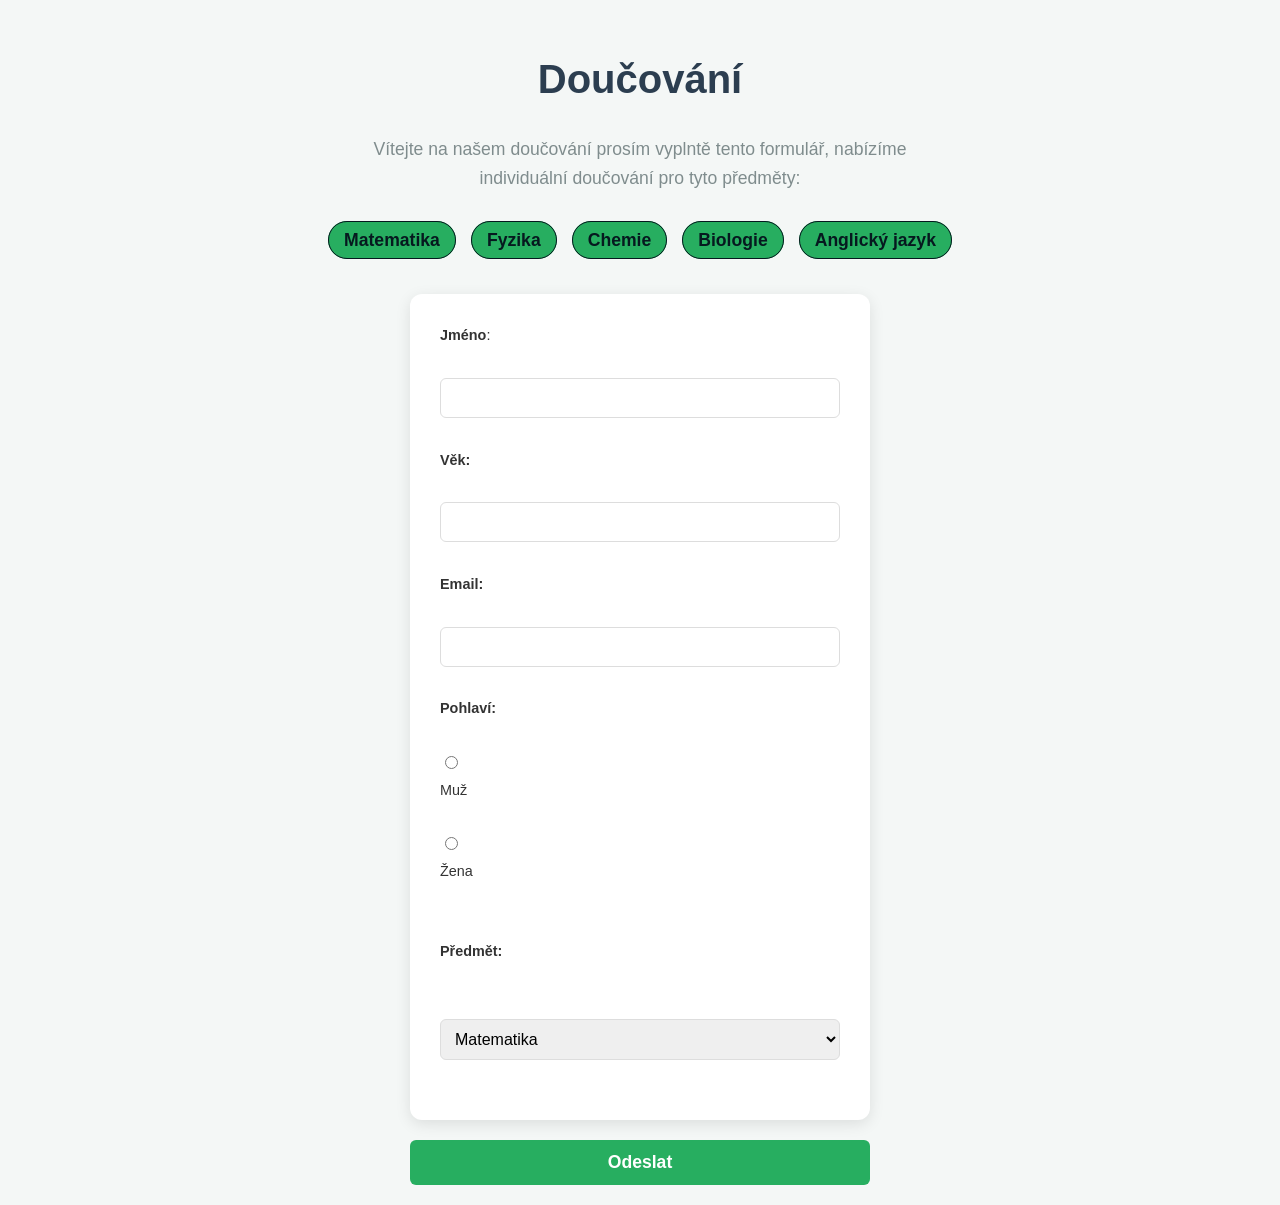
<file: index.html>
<!DOCTYPE html>
<html lang="en">
<head>
    <meta charset="UTF-8">
    <meta name="viewport" content="width=device-width, initial-scale=1.0">
    <title>Index</title>
    <link rel="stylesheet" href="style0303.css">
</head>
<body> 
       <h1>Doučování</h1>
         <h2>Vítejte na našem doučování prosím vyplntě tento formulář, nabízíme individuální doučování pro tyto předměty:</h2>
         <ul>
            <li><a href="Matematika.html">Matematika</a></li>
            <li><a href="Fyzika.html">Fyzika</a></li>
            <li><a href="Chemie.html">Chemie</a></li>
            <li><a href="Biologie.html">Biologie</a></li>
            <li><a href="Anglický jazyk.html">Anglický jazyk</a></li>
         </ul>
<form>
    <label for="name"><b>Jméno</b>:</b></label>    <br>
        <input type="text" id="name" name="name"><br><br> 
    <label for="age"><b>Věk:</b></label> <br>
        <input type="number" id="age" name="age"><br><br>
    <label for="email"><b>Email:</b></label> <br>
        <input type="email" id="email" name="email"><br><br>
    <label><b>Pohlaví:</b></label> <br>
        <input type="radio" id="male" name="gender" value="male">
        <label for="male">Muž</label><br>
        <input type="radio" id="female" name="gender" value="female">
        <label for="female">Žena</label><br><br>
    <label for="subject"><b>Předmět:</b></label> <br><br>
        <select id="subject" name="subject">
            <option value="math">Matematika</option>
            <option value="physics">Fyzika</option>
            <option value="chemistry">Chemie</option>
            <option value="biology">Biologie</option>
            <option value="english">Anglický jazyk</option>
        </select><br><br>
</form>  
  
  
    <button>Odeslat</button>
</body>
</html>
</file>
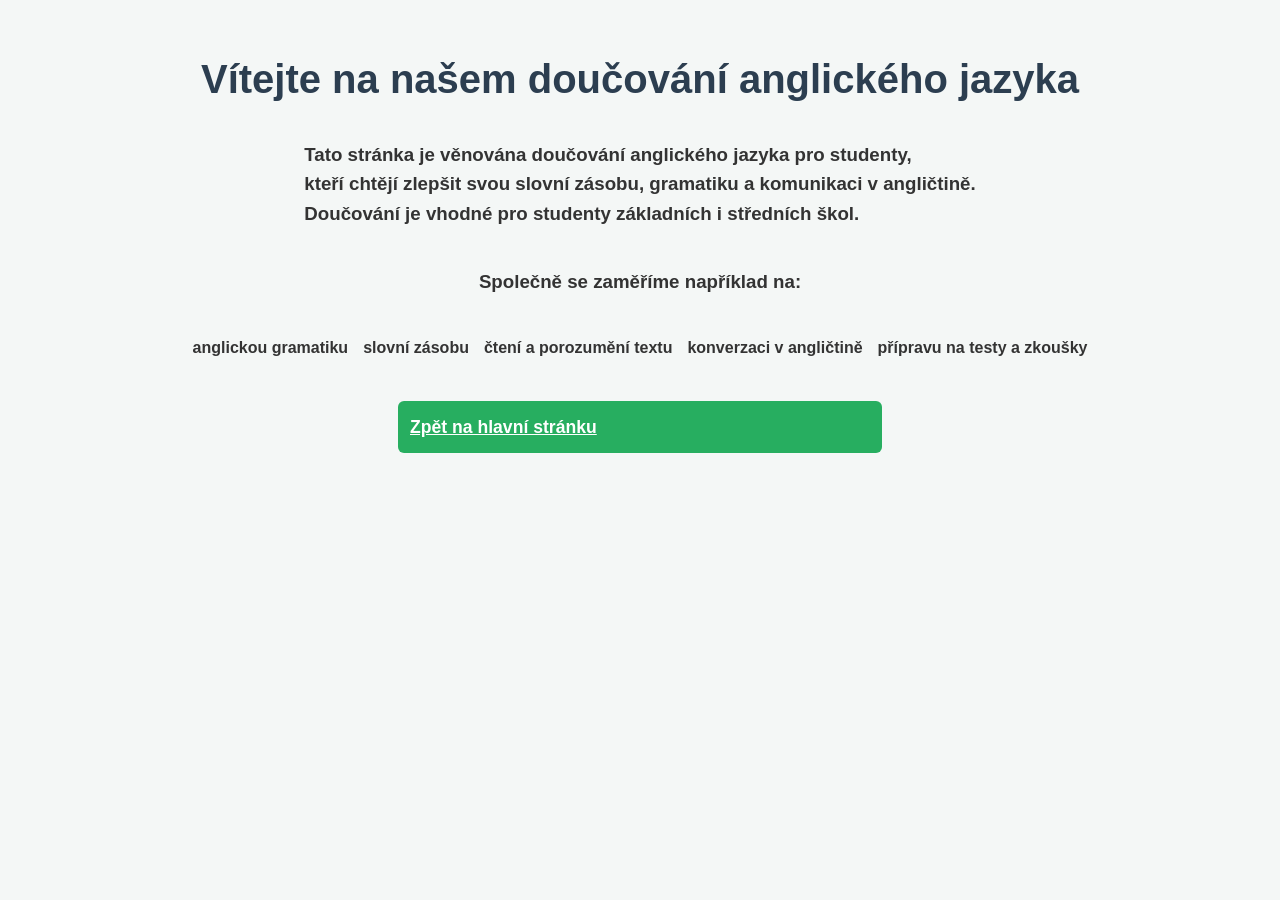
<file: Anglický jazyk.html>
<!DOCTYPE html>
<html lang="en">
<head>
    <meta charset="UTF-8">
    <meta name="viewport" content="width=device-width, initial-scale=1.0">
    <title>Anglický jazyk</title>
    <link rel="stylesheet" href="style0303.css">
</head>
<body>
    <h1>Vítejte na našem doučování anglického jazyka</h1>

<h3>
Tato stránka je věnována doučování anglického jazyka pro studenty,<br>
kteří chtějí zlepšit svou slovní zásobu, gramatiku a komunikaci v angličtině.<br>
Doučování je vhodné pro studenty základních i středních škol.
</h3>

<h3>
Společně se zaměříme například na:
</h3>

<ul>
<li><b>anglickou gramatiku</b></li>
<li><b>slovní zásobu</b></li>
<li><b>čtení a porozumění textu</b></li>
<li><b>konverzaci v angličtině</b></li>
<li><b>přípravu na testy a zkoušky</b></li>
</ul>
<a href="index.html">Zpět na hlavní stránku</a>
</body>
</html>
</file>
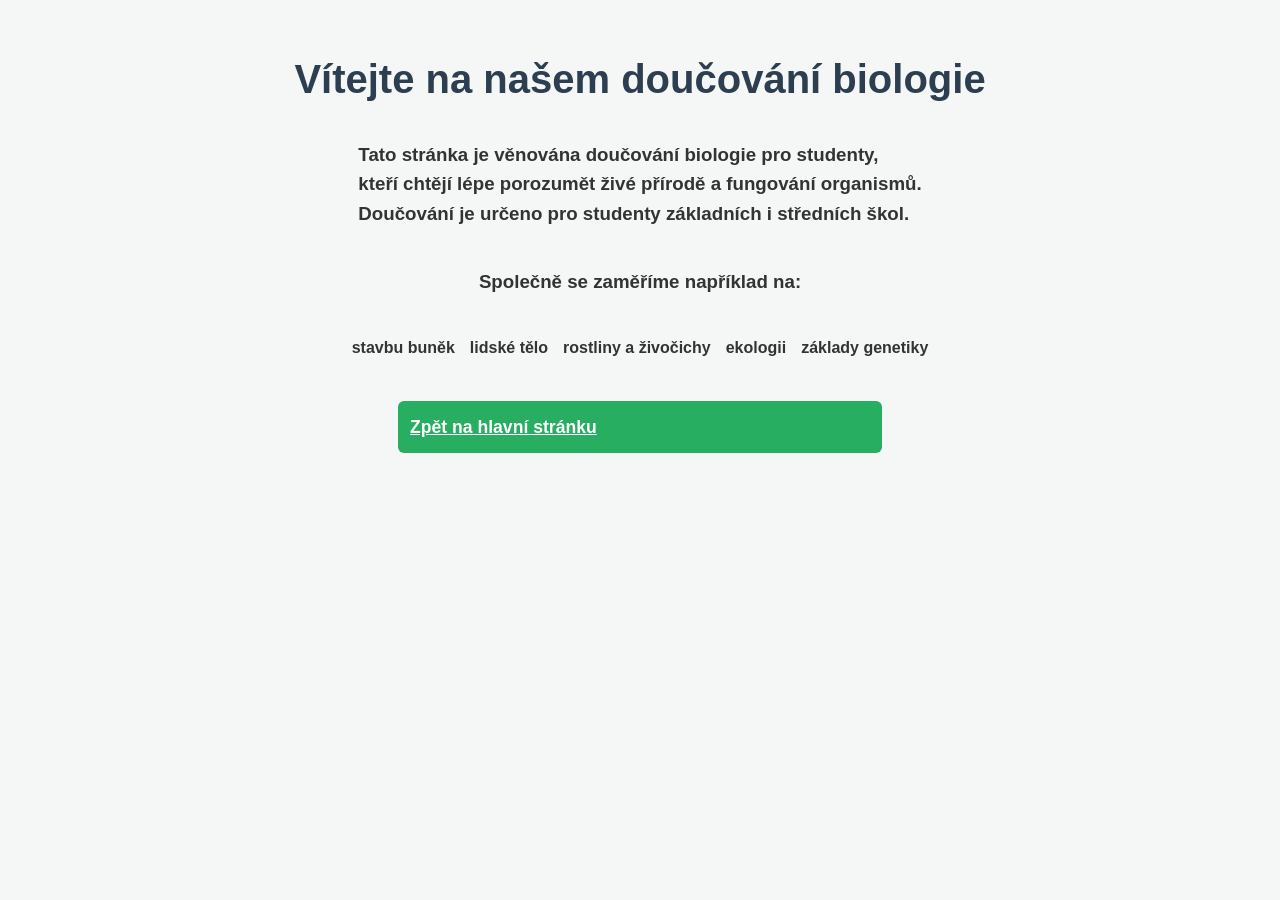
<file: Biologie.html>
<!DOCTYPE html>
<html lang="en">
<head>
    <meta charset="UTF-8">
    <meta name="viewport" content="width=device-width, initial-scale=1.0">
    <title>Biologie</title>
    <link rel="stylesheet" href="style0303.css">
</head>
<body>
 <h1>Vítejte na našem doučování biologie</h1>

<h3>
Tato stránka je věnována doučování biologie pro studenty,<br>
kteří chtějí lépe porozumět živé přírodě a fungování organismů.<br>
Doučování je určeno pro studenty základních i středních škol.
</h3>

<h3>
Společně se zaměříme například na:
</h3>

<ul>
<li><b>stavbu buněk</b></li>
<li><b>lidské tělo</b></li>
<li><b>rostliny a živočichy</b></li>
<li><b>ekologii</b></li>
<li><b>základy genetiky</b></li>
</ul>
<a href ="index.html"class="button">Zpět na hlavní stránku</a>
</body>
</html>
</file>
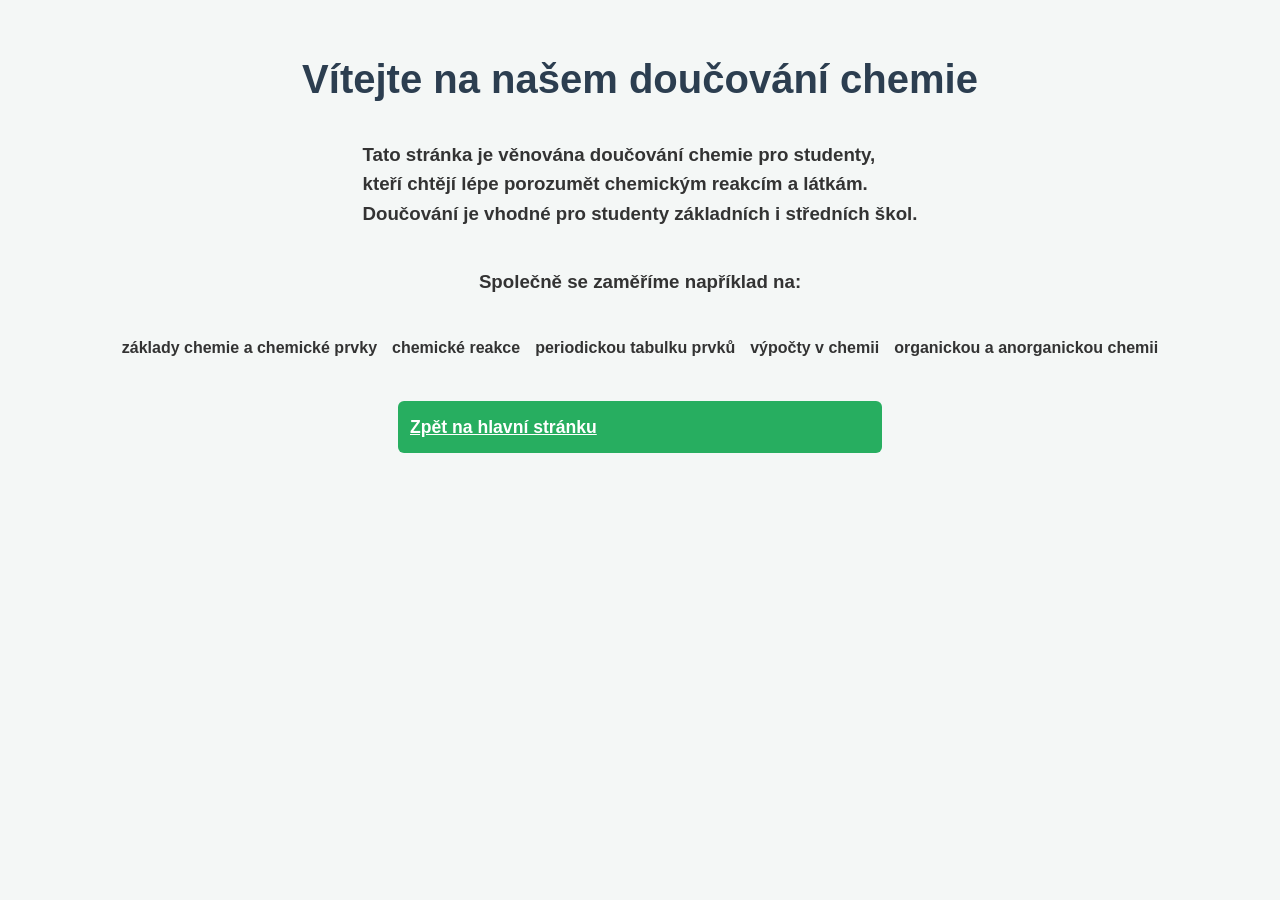
<file: Chemie.html>
<!DOCTYPE html>
<html lang="en">
<head>
    <meta charset="UTF-8">
    <meta name="viewport" content="width=device-width, initial-scale=1.0">
    <title>Chemie</title>
    <link rel="stylesheet" href="style0303.css">
</head>
<body>
   <h1>Vítejte na našem doučování chemie</h1>

<h3>
Tato stránka je věnována doučování chemie pro studenty,<br>
kteří chtějí lépe porozumět chemickým reakcím a látkám.<br>
Doučování je vhodné pro studenty základních i středních škol.
</h3>

<h3>
Společně se zaměříme například na:
</h3>

<ul>
<li><b>základy chemie a chemické prvky</b></li>
<li><b>chemické reakce</b></li>
<li><b>periodickou tabulku prvků</b></li>
<li><b>výpočty v chemii</b></li>
<li><b>organickou a anorganickou chemii</b></li>
</ul>
<a href="index.html">Zpět na hlavní stránku</a>
</body>
</html>
</file>
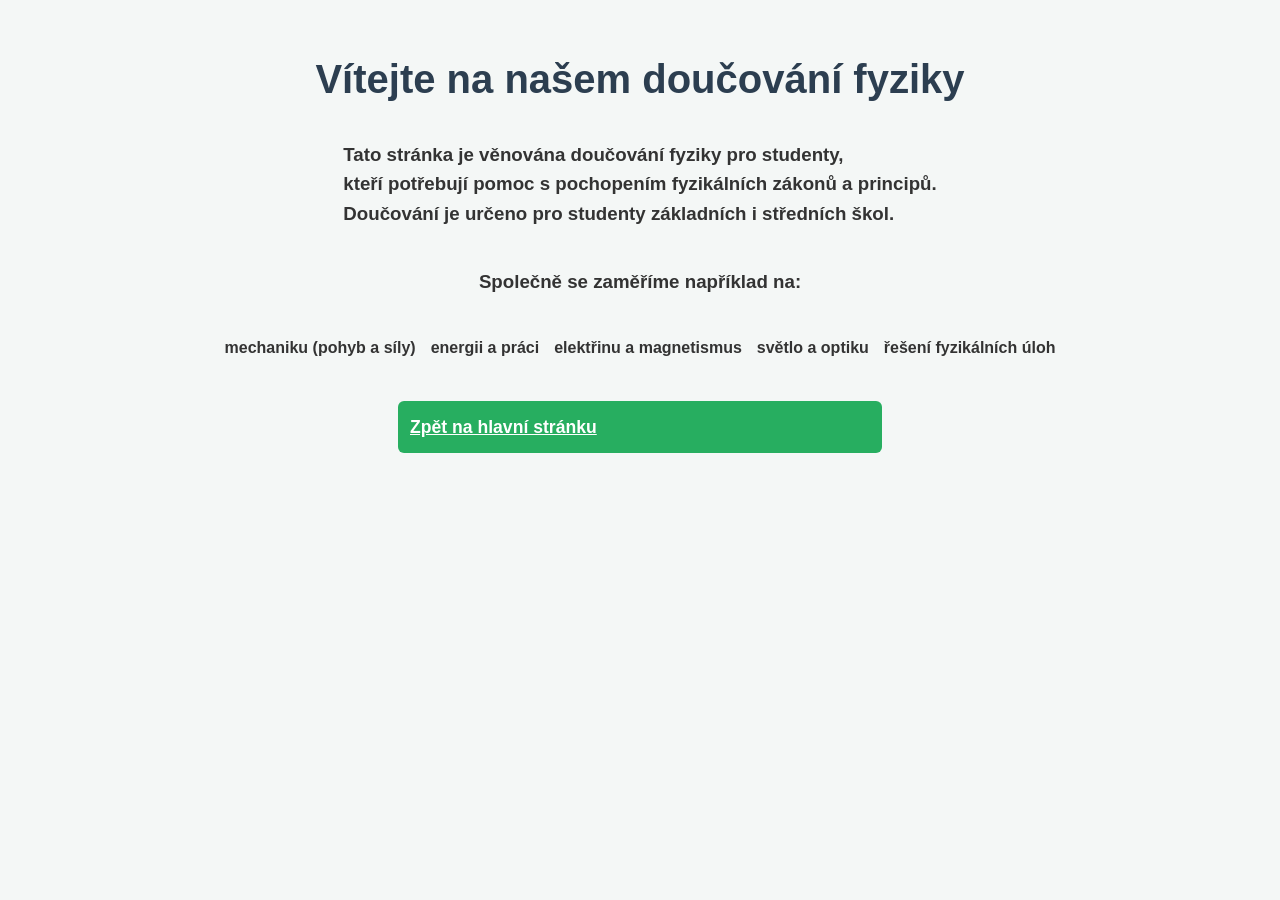
<file: Fyzika.html>
<!DOCTYPE html>
<html lang="en">
<head>
    <meta charset="UTF-8">
    <meta name="viewport" content="width=device-width, initial-scale=1.0">
    <title>Fyzika</title>
    <link rel="stylesheet" href="style0303.css">
</head>
<body>
   <h1>Vítejte na našem doučování fyziky</h1>

<h3>
Tato stránka je věnována doučování fyziky pro studenty,<br>
kteří potřebují pomoc s pochopením fyzikálních zákonů a principů.<br>
Doučování je určeno pro studenty základních i středních škol.
</h3>

<h3>
Společně se zaměříme například na:
</h3>

<ul>
<li><b>mechaniku (pohyb a síly)</b></li>
<li><b>energii a práci</b></li>
<li><b>elektřinu a magnetismus</b></li>
<li><b>světlo a optiku</b></li>
<li><b>řešení fyzikálních úloh</b></li>
</ul>
<a href="index.html">Zpět na hlavní stránku</a>
</body>
</html>
</file>
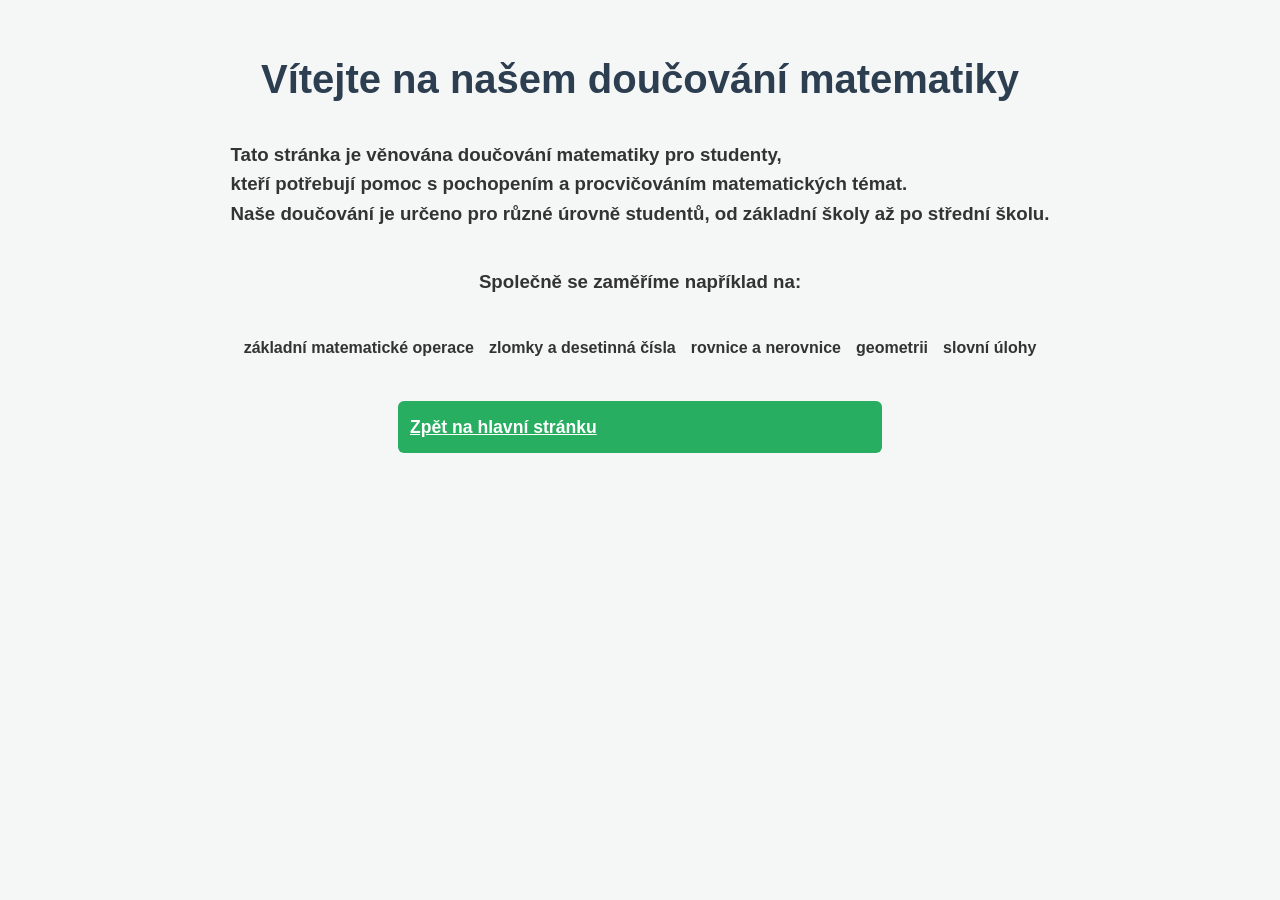
<file: Matematika.html>
<!DOCTYPE html>
<html lang="en">
<head>
    <meta charset="UTF-8">
    <meta name="viewport" content="width=device-width, initial-scale=1.0">
    <title>Matematika</title>
<link rel="stylesheet" href="style0303.css">
</head>
<body>
   <h1>Vítejte na našem doučování matematiky</h1>

<h3>
Tato stránka je věnována doučování matematiky pro studenty,<br>
kteří potřebují pomoc s pochopením a procvičováním matematických témat.<br>
Naše doučování je určeno pro různé úrovně studentů, od základní školy až po střední školu.
</h3>

<h3>
Společně se zaměříme například na:
</h3>

<ul>
<li><b>základní matematické operace</b></li>
<li><b>zlomky a desetinná čísla</b></li>
<li><b>rovnice a nerovnice</b></li>
<li><b>geometrii</b></li>
<li><b>slovní úlohy</b></li>
</ul>
<a href="index.html">Zpět na hlavní stránku</a>
</body>
</file>
<file: style0303.css>
body {
    font-family: 'Segoe UI', Tahoma, Geneva, Verdana, sans-serif;
    background-color: #f4f7f6;
    color: #333;
    line-height: 1.6;
    margin: 0;
    padding: 20px;
    display: flex;
    flex-direction: column;
    align-items: center;
}


h1 {
    color: #2c3e50;
    font-size: 2.5rem;
    margin-bottom: 10px;
}

h2 {
    font-weight: 400;
    font-size: 1.1rem;
    color: #7f8c8d;
    max-width: 600px;
    text-align: center;
}


ul {
    list-style: none;
    padding: 0;
    display: flex;
    gap: 15px;
    margin: 20px 0;
}

ul li a {
    text-decoration: none;
    color: #06191f;
    font-weight: bold;
    padding: 8px 15px;
    border: 1px solid #06191f;
    border-radius: 20px;
    transition: all 0.3s ease;
}

ul li a:hover {
    background-color: #3498db;
    color: white;
}


form {
    background: white;
    padding: 30px;
    border-radius: 12px;
    box-shadow: 0 4px 15px rgba(0, 0, 0, 0.1);
    width: 100%;
    max-width: 400px;
    margin-top: 20px;
}


label {
    display: block;
    margin-bottom: 5px;
    font-size: 0.9rem;
}

input[type="text"],
input[type="number"],
input[type="email"],
select {
    width: 100%;
    padding: 10px;
    margin-bottom: 5px;
    border: 1px solid #ddd;
    border-radius: 6px;
    box-sizing: border-box; 
    font-size: 1rem;
}


input[type="radio"] {
    margin-right: 10px;
    margin-bottom: 10px;
}

button {
    width: 100%;
    max-width: 460px; 
    margin-top: 20px;
    padding: 12px;
    background-color: #27ae60;
    color: white;
    border: none;
    border-radius: 6px;
    font-size: 1.1rem;
    font-weight: bold;
    cursor: pointer;
    transition: background 0.3s ease;
}

button:hover {
    background-color: #219150;
}
a {
    width: 100%;
    max-width: 460px; 
    margin-top: 20px;
    padding: 12px;
    background-color: #27ae60;
    color: white;
    border: none;
    border-radius: 6px;
    font-size: 1.1rem;
    font-weight: bold;
    cursor: pointer;
    transition: background 0.3s ease;
</file>
